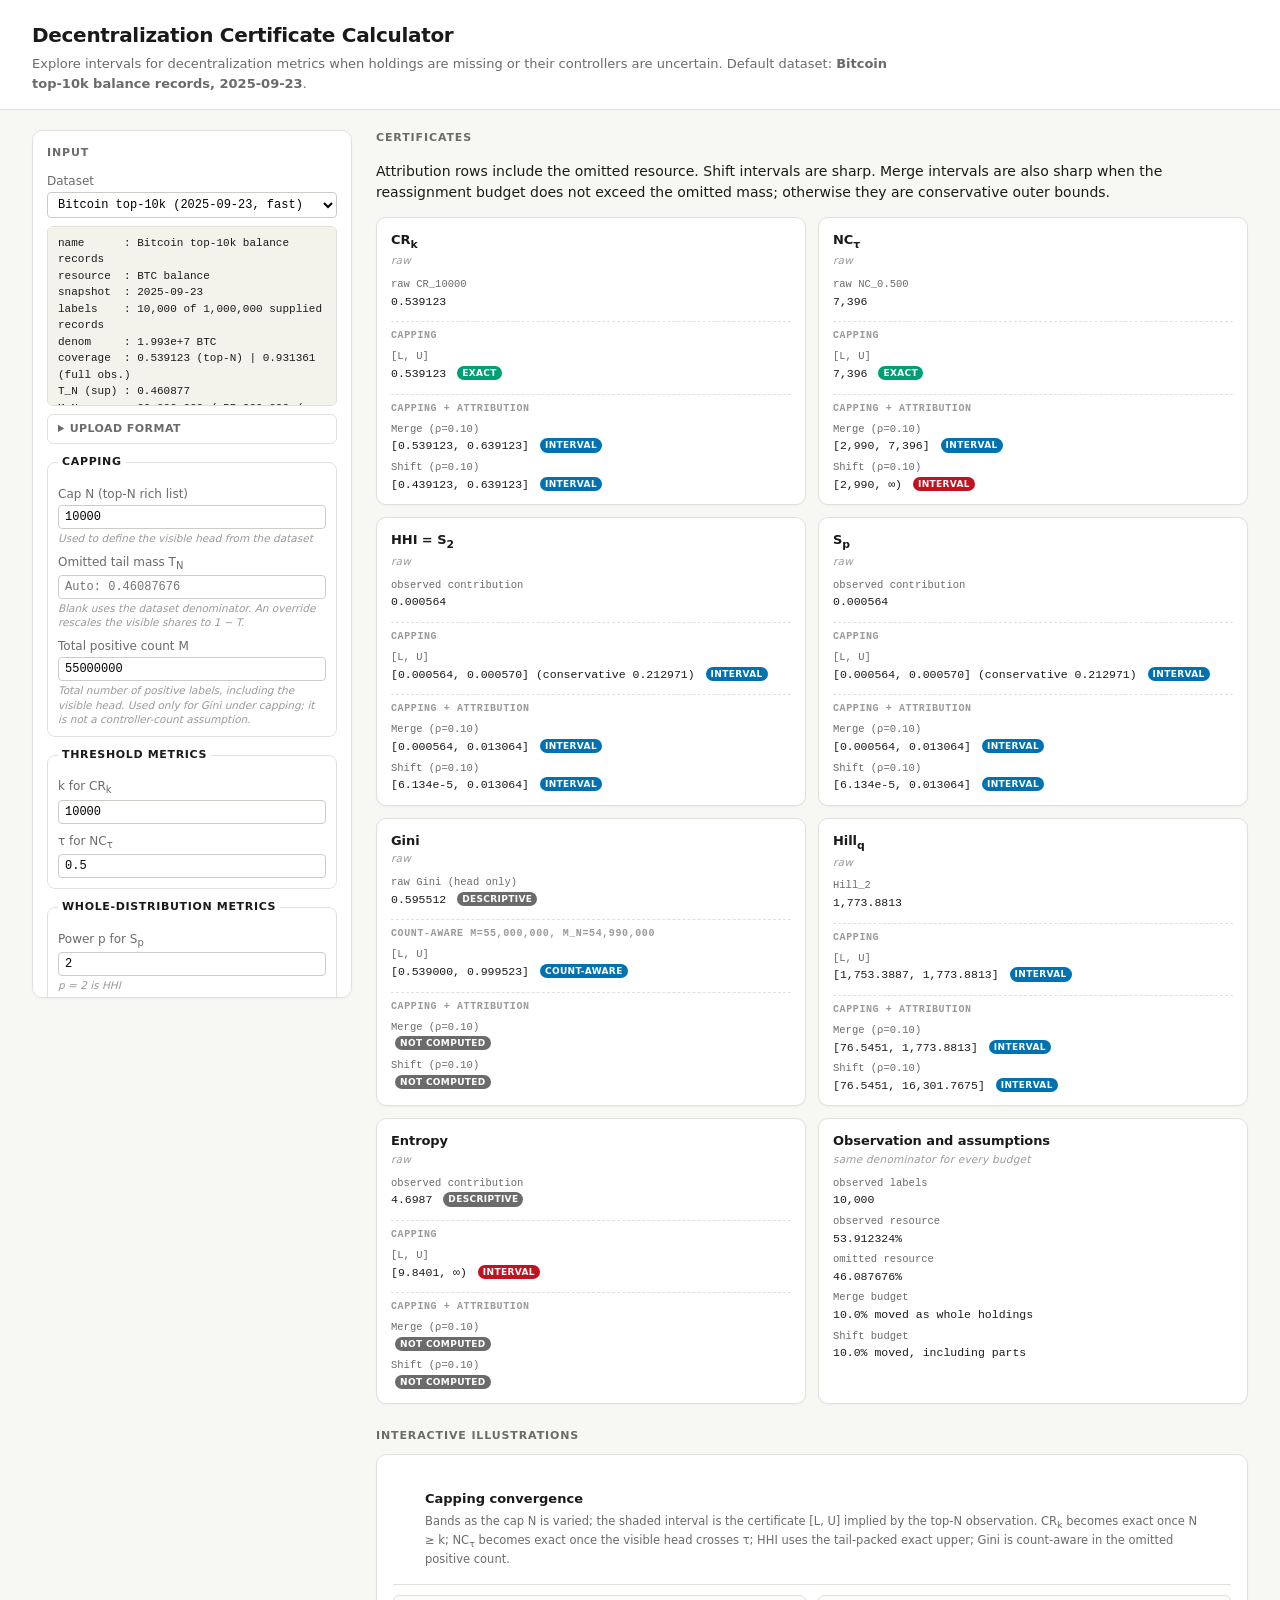
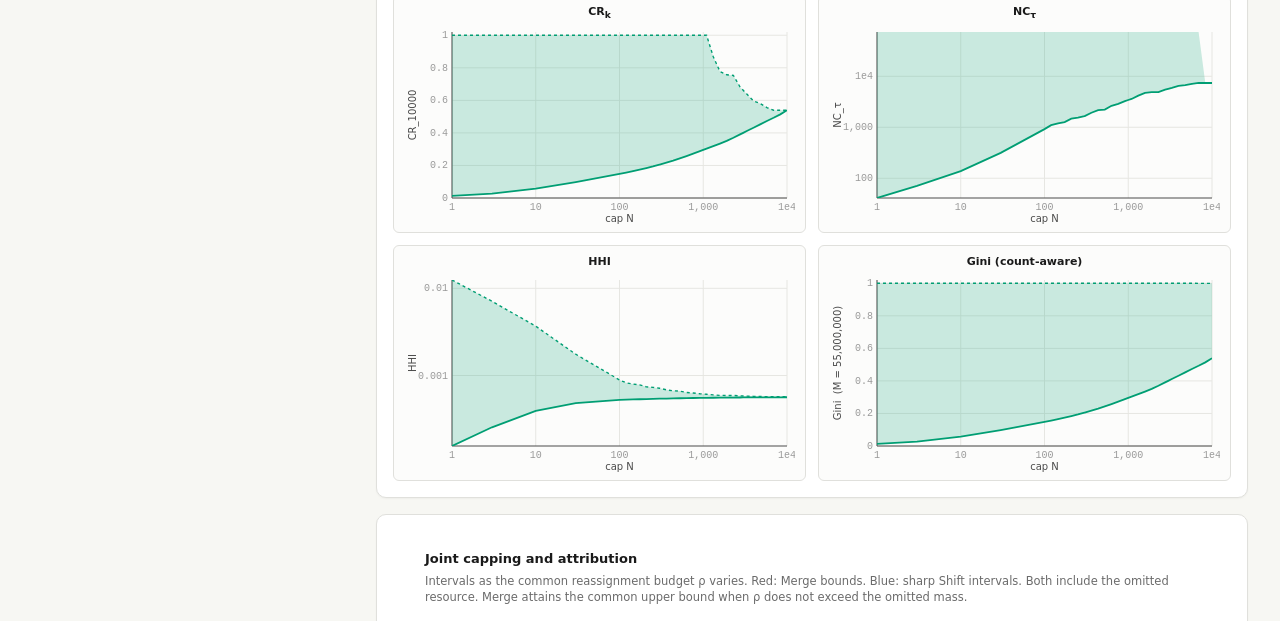
<file: index.html>
<!doctype html>
<html lang="en">
<head>
  <meta charset="utf-8">
  <meta name="viewport" content="width=device-width, initial-scale=1">
  <meta http-equiv="refresh" content="0; url=webapp/">
  <title>Decentralization Certificate Calculator</title>
</head>
<body>
  <p><a href="webapp/">Open the decentralization certificate calculator</a>.</p>
</body>
</html>
</file>
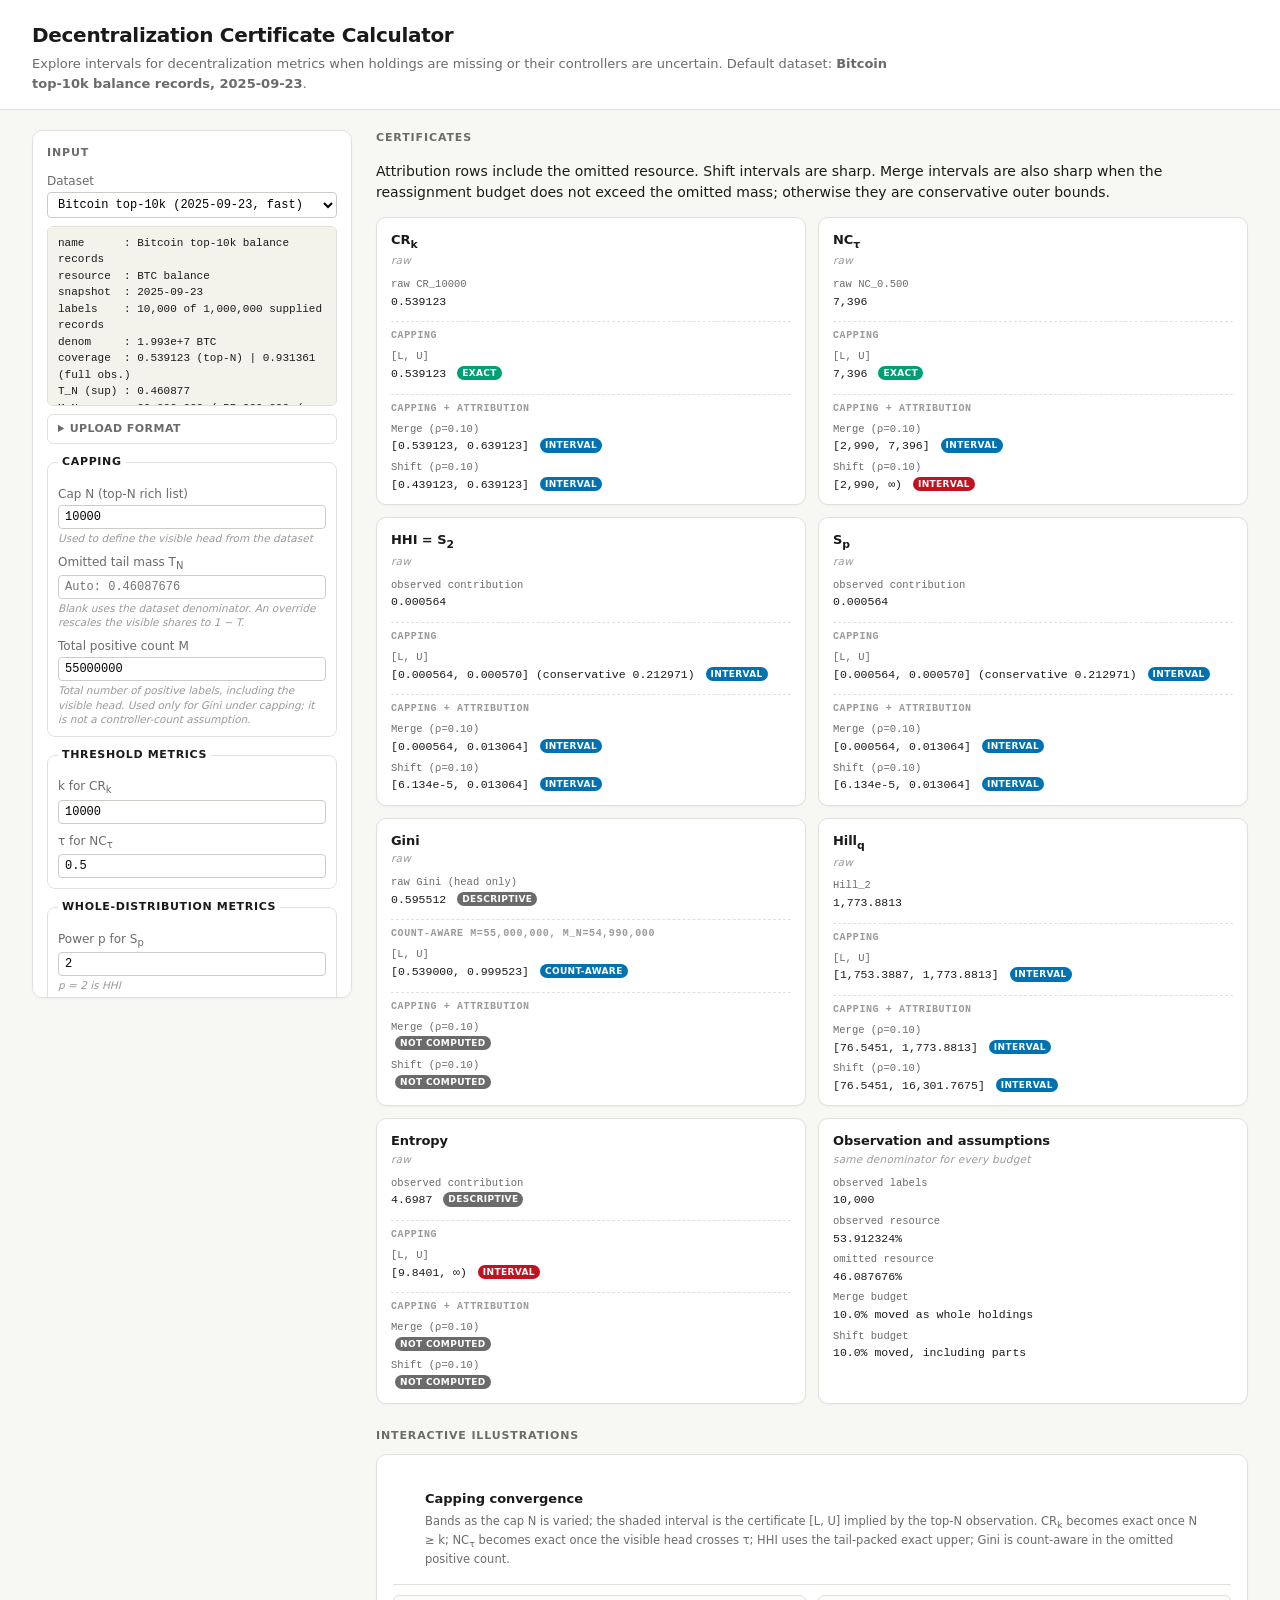
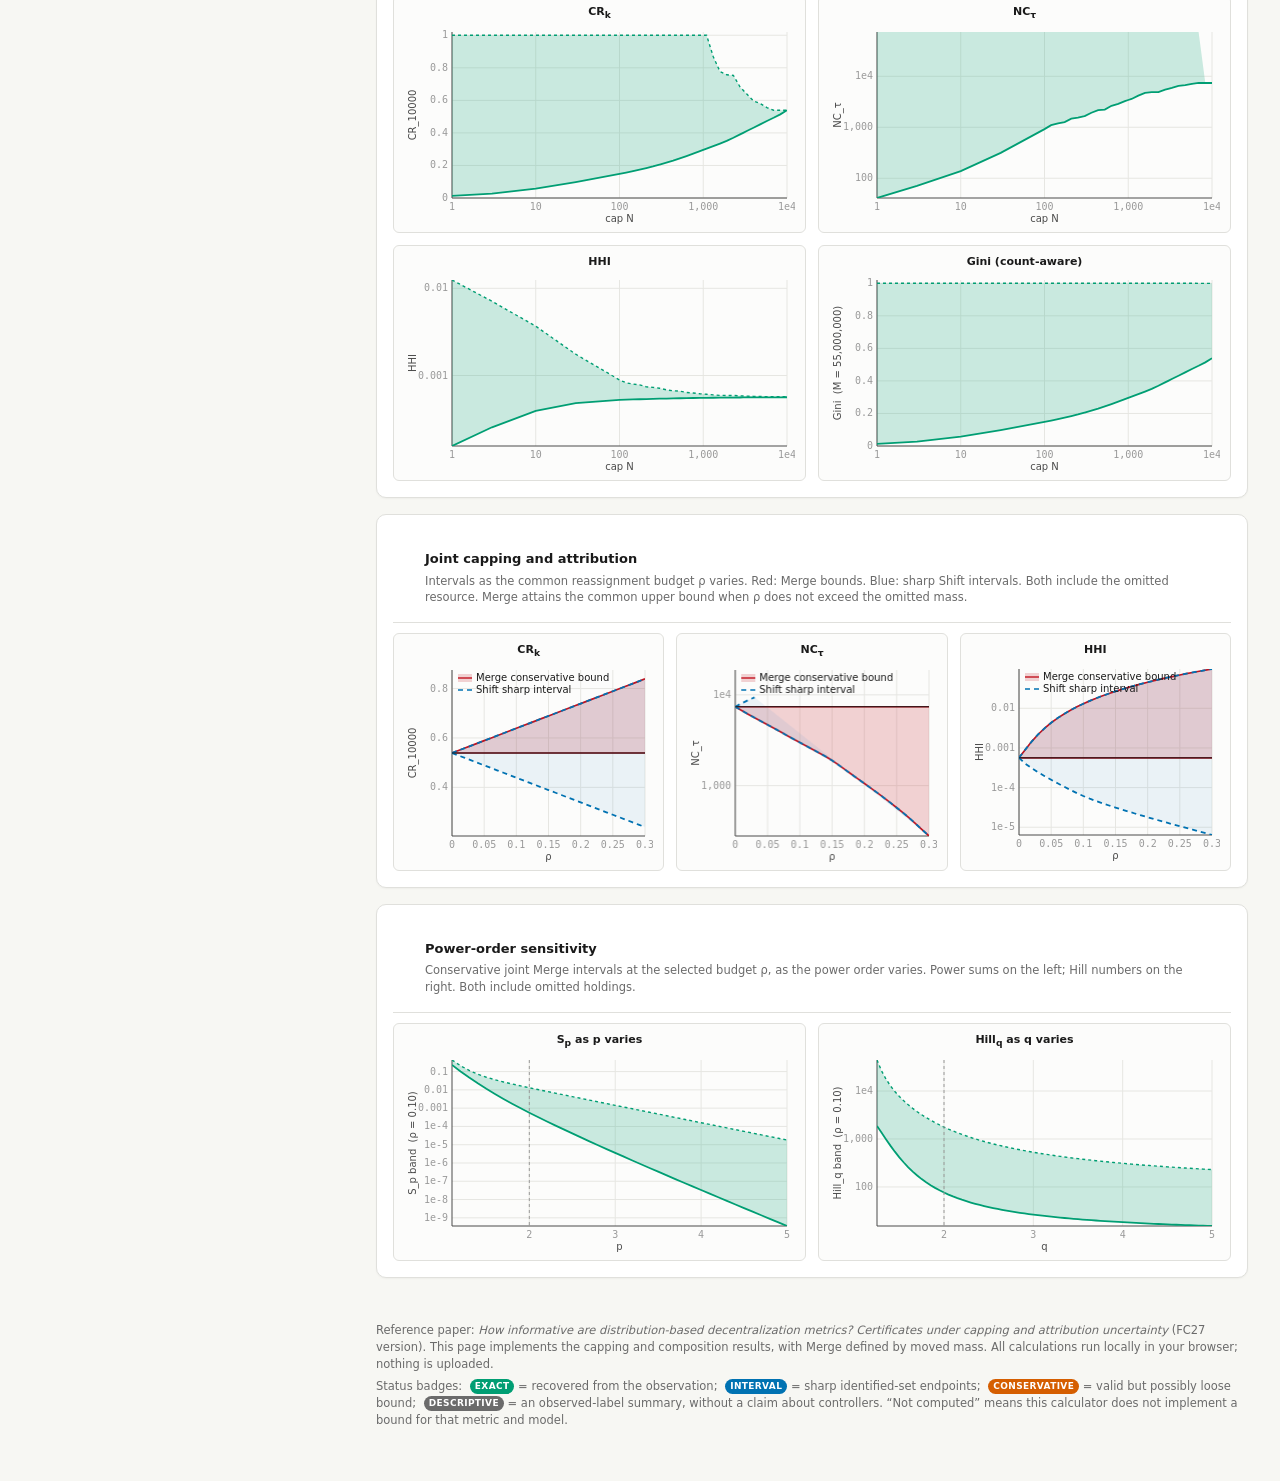
<file: webapp/index.html>
<!doctype html>
<html lang="en">
<head>
  <meta charset="utf-8" />
  <meta name="viewport" content="width=device-width, initial-scale=1" />
  <title>Decentralization Certificate Calculator</title>
  <link rel="stylesheet" href="style.css" />
</head>
<body>
  <header>
    <h1>Decentralization Certificate Calculator</h1>
    <p class="subtitle">
      Explore intervals for decentralization metrics when holdings are missing or their controllers are uncertain.
      Default dataset: <strong>Bitcoin top-10k balance records, 2025-09-23</strong>.
    </p>
  </header>

  <main>
    <section class="controls">
      <h2>Input</h2>

      <div class="control-row">
        <label for="dataset">Dataset</label>
        <select id="dataset">
          <option value="btc10k" selected>Bitcoin top-10k (2025-09-23, fast)</option>
          <option value="btc1m">Bitcoin top-1M (2025-09-23, ~21 MB)</option>
          <option value="eth10k">Ethereum validator-balance demo (slot 13909376)</option>
          <option value="upload">Upload custom (CSV / JSON / TXT)</option>
        </select>
        <input type="file" id="filepicker" accept=".csv,.json,.txt,.tsv" hidden />
      </div>

      <div id="dataset-info" class="info-box"></div>

      <details class="upload-help">
        <summary>Upload format</summary>
        <div class="upload-help-body">
          <p><strong>Accepted</strong>: JSON, CSV, TSV, or plain text (one value per line). All values are interpreted as <em>positive numeric balances</em>; address labels are ignored.</p>

          <p><strong>JSON, flat array</strong>:</p>
          <pre>[248597.58, 140574.83, 140398.42, ...]</pre>

          <p><strong>JSON, object</strong> (either <code>shares_descending</code> or <code>shares</code> is accepted; sorting is done internally):</p>
          <pre>{
  "shares_descending": [248597.58, 140574.83, ...]
}</pre>

          <p><strong>CSV / TSV / TXT</strong>: one balance per line. If a line has multiple comma/tab/space-separated tokens, the <em>last numeric token</em> is used. Headers are accepted (skipped automatically). Examples:</p>
          <pre>balance
248597.58
140574.83
140398.42</pre>
          <pre>address,balance_btc
34xp...,248597.58
bc1q...,140574.83</pre>

          <p><strong>Normalization</strong>: the uploaded vector is sorted descending and normalized by its own sum, so it is treated as the complete distribution of observed labels by default. Labels need not have different controllers. To analyze a capped observation, set <em>omitted mass T<sub>N</sub></em>; the visible balances are then scaled to sum to 1 − T<sub>N</sub>. Clear the field to restore the dataset denominator.</p>

          <p><strong>Size limits</strong>: practical limit is ~5–10 M entries. The calculator runs entirely in your browser; nothing is uploaded to any server.</p>
        </div>
      </details>

      <fieldset>
        <legend>Capping</legend>
        <div class="control-row">
          <label for="N">Cap N (top-N rich list)</label>
          <input type="number" id="N" min="1" step="1" value="10000" />
          <span class="hint">Used to define the visible head from the dataset</span>
        </div>
        <div class="control-row">
          <label for="T_N">Omitted tail mass T<sub>N</sub></label>
          <input type="number" id="T_N" min="0" max="0.999999" step="0.001" value="" placeholder="Auto" />
          <span class="hint">Blank uses the dataset denominator. An override rescales the visible shares to 1 − T.</span>
        </div>
        <div class="control-row">
          <label for="M_total">Total positive count M</label>
          <input type="number" id="M_total" min="0" step="1" value="0" />
          <span class="hint">Total number of positive labels, including the visible head. Used only for Gini under capping; it is not a controller-count assumption.</span>
        </div>
      </fieldset>

      <fieldset>
        <legend>Threshold metrics</legend>
        <div class="control-row">
          <label for="k">k for CR<sub>k</sub></label>
          <input type="number" id="k" min="1" step="1" value="10000" />
        </div>
        <div class="control-row">
          <label for="tau">&tau; for NC<sub>&tau;</sub></label>
          <input type="number" id="tau" min="0" max="1" step="0.01" value="0.5" />
        </div>
      </fieldset>

      <fieldset>
        <legend>Whole-distribution metrics</legend>
        <div class="control-row">
          <label for="p">Power p for S<sub>p</sub></label>
          <input type="number" id="p" min="1" max="6" step="0.25" value="2" />
          <span class="hint">p = 2 is HHI</span>
        </div>
        <div class="control-row">
          <label for="q">Hill order q</label>
          <input type="number" id="q" min="0" max="6" step="0.25" value="2" />
          <span class="hint">q = 2 gives Hill<sub>2</sub> = 1/HHI</span>
        </div>
      </fieldset>

      <fieldset>
        <legend>Attribution budgets</legend>
        <p class="hint">Both budgets limit the fraction of resource moved. Merge combines whole holdings: in each group, the largest holding stays and all others move to it. Shift also permits moving part of a holding and creating additional controllers.</p>
        <div class="control-row">
          <label for="rho">Merge: &rho;</label>
          <input type="range" id="rho" min="0" max="0.5" step="0.005" value="0.1" />
          <span id="rho-val" class="value">0.100</span>
        </div>
        <div class="control-row">
          <label for="alpha">Shift: &rho;</label>
          <input type="range" id="alpha" min="0" max="0.5" step="0.005" value="0.1" />
          <span id="alpha-val" class="value">0.100</span>
        </div>
      </fieldset>

      <div id="status" class="status">ready</div>
    </section>

    <div class="right-column">
      <section class="results">
        <h2>Certificates</h2>
        <p>Attribution rows include the omitted resource. Shift intervals are sharp. Merge intervals are also sharp when the reassignment budget does not exceed the omitted mass; otherwise they are conservative outer bounds.</p>

        <div class="tile-grid">
          <article class="tile" id="tile-CRk">
            <h3>CR<sub>k</sub></h3>
            <div class="metric-raw">raw</div>
            <div class="metric-rows"></div>
          </article>
          <article class="tile" id="tile-NCtau">
            <h3>NC<sub>&tau;</sub></h3>
            <div class="metric-raw">raw</div>
            <div class="metric-rows"></div>
          </article>
          <article class="tile" id="tile-HHI">
            <h3>HHI = S<sub>2</sub></h3>
            <div class="metric-raw">raw</div>
            <div class="metric-rows"></div>
          </article>
          <article class="tile" id="tile-Sp">
            <h3>S<sub>p</sub></h3>
            <div class="metric-raw">raw</div>
            <div class="metric-rows"></div>
          </article>
          <article class="tile" id="tile-Gini">
            <h3>Gini</h3>
            <div class="metric-raw">raw</div>
            <div class="metric-rows"></div>
          </article>
          <article class="tile" id="tile-Hill">
            <h3>Hill<sub>q</sub></h3>
            <div class="metric-raw">raw</div>
            <div class="metric-rows"></div>
          </article>
          <article class="tile" id="tile-Entropy">
            <h3>Entropy</h3>
            <div class="metric-raw">raw</div>
            <div class="metric-rows"></div>
          </article>
          <article class="tile" id="tile-Composed">
            <h3>Observation and assumptions</h3>
            <div class="metric-raw">same denominator for every budget</div>
            <div class="metric-rows"></div>
          </article>
        </div>
      </section>

      <section class="figures">
        <h2>Interactive illustrations</h2>

        <article class="fig-card">
          <header>
            <h3>Capping convergence</h3>
            <p>Bands as the cap N is varied; the shaded interval is the certificate [L, U] implied by the top-N observation. CR<sub>k</sub> becomes exact once N ≥ k; NC<sub>&tau;</sub> becomes exact once the visible head crosses τ; HHI uses the tail-packed exact upper; Gini is count-aware in the omitted positive count.</p>
          </header>
          <div class="fig-grid grid-2x2">
            <div class="panel"><h4>CR<sub>k</sub></h4><canvas id="cap-CR"></canvas></div>
            <div class="panel"><h4>NC<sub>&tau;</sub></h4><canvas id="cap-NC"></canvas></div>
            <div class="panel"><h4>HHI</h4><canvas id="cap-HHI"></canvas></div>
            <div class="panel"><h4>Gini (count-aware)</h4><canvas id="cap-Gini"></canvas></div>
          </div>
        </article>

        <article class="fig-card">
          <header>
            <h3>Joint capping and attribution</h3>
            <p>Intervals as the common reassignment budget ρ varies. Red: Merge bounds. Blue: sharp Shift intervals. Both include the omitted resource. Merge attains the common upper bound when ρ does not exceed the omitted mass.</p>
          </header>
          <div class="fig-grid grid-1x3">
            <div class="panel"><h4>CR<sub>k</sub></h4><canvas id="att-CR"></canvas></div>
            <div class="panel"><h4>NC<sub>&tau;</sub></h4><canvas id="att-NC"></canvas></div>
            <div class="panel"><h4>HHI</h4><canvas id="att-HHI"></canvas></div>
          </div>
        </article>

        <article class="fig-card">
          <header>
            <h3>Power-order sensitivity</h3>
            <p>Conservative joint Merge intervals at the selected budget ρ, as the power order varies. Power sums on the left; Hill numbers on the right. Both include omitted holdings.</p>
          </header>
          <div class="fig-grid grid-1x2">
            <div class="panel"><h4>S<sub>p</sub> as p varies</h4><canvas id="fam-Sp"></canvas></div>
            <div class="panel"><h4>Hill<sub>q</sub> as q varies</h4><canvas id="fam-Hill"></canvas></div>
          </div>
        </article>
      </section>

      <section class="footer-notes">
        <p>
          Reference paper: <em>How informative are distribution-based
          decentralization metrics? Certificates under capping and attribution
          uncertainty</em> (FC27 version). This page implements the capping and composition results, with Merge defined by moved mass. All calculations run locally in your browser; nothing is uploaded.
        </p>
        <p>
          Status badges: <span class="badge exact">exact</span> = recovered from the
          observation; <span class="badge interval">interval</span> = sharp
          identified-set endpoints; <span class="badge safe">conservative</span> = valid
          but possibly loose bound; <span class="badge descriptive">descriptive</span> =
          an observed-label summary, without a claim about controllers. “Not computed” means this calculator does not implement a bound for that metric and model.
        </p>
      </section>
    </div>
  </main>

  <script>
    // Cache-busting query parameter so script changes always land on refresh.
    (function () {
      const v = "v=" + Date.now();
      document.write('<scr' + 'ipt src="metrics.js?' + v + '"></scr' + 'ipt>');
      document.write('<scr' + 'ipt src="app.js?' + v + '"></scr' + 'ipt>');
    })();
  </script>
</body>
</html>
</file>
<file: webapp/style.css>
:root {
  --c-bg: #f7f7f3;
  --c-fg: #1a1a1a;
  --c-muted: #6b6b6b;
  --c-faint: #9a9a9a;
  --c-line: #e0e0dc;
  --c-line-strong: #cdcdc8;
  --c-accent: #c1121f;
  --c-green: #009e73;
  --c-orange: #d55e00;
  --c-red: #c1121f;
  --c-blue: #0072b2;
  --c-tile: #ffffff;
  --c-shadow: rgba(0, 0, 0, 0.04);
  --mono: ui-monospace, "SF Mono", Menlo, Consolas, monospace;
  --sans: system-ui, -apple-system, "Segoe UI", Helvetica, Arial, sans-serif;
}

* { box-sizing: border-box; }
html, body {
  margin: 0;
  background: var(--c-bg);
  color: var(--c-fg);
  font-family: var(--sans);
  font-size: 14px;
  line-height: 1.5;
}

/* ---------- header ---------- */
header {
  padding: 20px 32px 16px;
  background: white;
  border-bottom: 1px solid var(--c-line);
}
header h1 {
  margin: 0 0 4px;
  font-size: 20px;
  font-weight: 600;
  letter-spacing: -0.015em;
}
header .subtitle {
  margin: 0;
  color: var(--c-muted);
  font-size: 13px;
  max-width: 880px;
}

/* ---------- main two-column layout ---------- */
main {
  display: grid;
  grid-template-columns: minmax(280px, 320px) 1fr;
  gap: 24px;
  padding: 20px 32px 48px;
  align-items: start;
  max-width: 1600px;
  margin: 0 auto;
}

/* ---------- controls ---------- */
.controls {
  position: sticky;
  top: 16px;
  background: var(--c-tile);
  border: 1px solid var(--c-line);
  border-radius: 10px;
  padding: 14px 14px 16px;
  box-shadow: 0 1px 2px var(--c-shadow);
  overflow: hidden;
  max-height: calc(100vh - 32px);
  overflow-y: auto;
}
.controls h2 {
  margin: 0 0 10px;
  font-size: 11px;
  font-weight: 700;
  text-transform: uppercase;
  letter-spacing: 0.08em;
  color: var(--c-muted);
}

.controls fieldset {
  border: 1px solid var(--c-line);
  border-radius: 8px;
  padding: 6px 10px 10px;
  margin: 10px 0 0;
}
.controls fieldset legend {
  font-size: 11px;
  font-weight: 700;
  color: var(--c-fg);
  padding: 0 4px;
  text-transform: uppercase;
  letter-spacing: 0.06em;
}

/* Each row is a CSS grid: label | input | optional value */
.control-row {
  display: grid;
  grid-template-columns: 1fr auto;
  align-items: center;
  column-gap: 8px;
  row-gap: 2px;
  margin: 8px 0 0;
  font-size: 12px;
}
.control-row label {
  color: var(--c-muted);
  grid-column: 1;
  white-space: nowrap;
  overflow: hidden;
  text-overflow: ellipsis;
}
.control-row input[type="number"],
.control-row select {
  grid-column: 1 / -1;
  font-family: var(--mono);
  font-size: 12px;
  padding: 4px 6px;
  border: 1px solid var(--c-line-strong);
  border-radius: 4px;
  background: white;
  width: 100%;
  min-width: 0;
}
.control-row input[type="range"] {
  grid-column: 1 / 2;
  width: 100%;
  min-width: 0;
}
.control-row .value {
  grid-column: 2 / 3;
  font-family: var(--mono);
  font-size: 12px;
  min-width: 44px;
  text-align: right;
  color: var(--c-fg);
}
.control-row .hint {
  grid-column: 1 / -1;
  color: var(--c-faint);
  font-size: 10.5px;
  line-height: 1.35;
  font-style: italic;
}

#dataset-info {
  margin: 8px 0 0;
  padding: 8px 10px;
  background: #f3f3ec;
  border: 1px solid var(--c-line);
  border-radius: 6px;
  font-size: 11px;
  font-family: var(--mono);
  color: var(--c-fg);
  white-space: pre-wrap;
  max-height: 180px;
  overflow: auto;
  word-break: break-word;
}

.upload-help {
  margin-top: 8px;
  font-size: 11.5px;
  border: 1px solid var(--c-line);
  border-radius: 6px;
  background: white;
}
.upload-help summary {
  cursor: pointer;
  padding: 6px 10px;
  font-weight: 600;
  font-size: 11px;
  color: var(--c-muted);
  letter-spacing: 0.04em;
  text-transform: uppercase;
  user-select: none;
}
.upload-help summary:hover { color: var(--c-fg); }
.upload-help[open] summary { border-bottom: 1px solid var(--c-line); }
.upload-help-body {
  padding: 8px 12px 10px;
  color: var(--c-fg);
  line-height: 1.5;
}
.upload-help-body p { margin: 6px 0; }
.upload-help-body code {
  font-family: var(--mono);
  background: #f3f3ec;
  padding: 0 3px;
  border-radius: 3px;
}
.upload-help-body pre {
  margin: 4px 0 8px;
  padding: 6px 8px;
  background: #f7f7f0;
  border: 1px solid var(--c-line);
  border-radius: 4px;
  font-family: var(--mono);
  font-size: 11px;
  overflow-x: auto;
  white-space: pre;
  line-height: 1.4;
}

#status {
  margin-top: 12px;
  padding: 6px 10px;
  font-family: var(--mono);
  font-size: 11px;
  text-align: center;
  border-radius: 6px;
  background: #f3f3ec;
  color: var(--c-muted);
  border: 1px solid var(--c-line);
  transition: background-color 0.2s, color 0.2s, border-color 0.2s;
}
#status.computing {
  background: #fff6e0;
  color: var(--c-orange);
  border-color: #ecd6a8;
}
#status.done {
  background: #e6f6ee;
  color: var(--c-green);
  border-color: #bfe3ce;
}
#status.error {
  background: #fde7e7;
  color: var(--c-red);
  border-color: #f0baba;
}

/* ---------- right column: results + plots ---------- */
.right-column {
  min-width: 0;
  display: flex;
  flex-direction: column;
  gap: 24px;
}

.results h2,
.plots h2 {
  margin: 0 0 10px;
  font-size: 11px;
  font-weight: 700;
  text-transform: uppercase;
  letter-spacing: 0.08em;
  color: var(--c-muted);
}

/* ---------- tiles ---------- */
.tile-grid {
  display: grid;
  grid-template-columns: repeat(auto-fill, minmax(340px, 1fr));
  gap: 12px;
}

.tile {
  background: var(--c-tile);
  border: 1px solid var(--c-line);
  border-radius: 10px;
  padding: 12px 14px;
  box-shadow: 0 1px 2px var(--c-shadow);
  min-width: 0;
  overflow: hidden;
}
.tile h3 {
  margin: 0 0 1px;
  font-size: 13px;
  font-weight: 600;
  letter-spacing: -0.005em;
}
.tile .metric-raw {
  font-size: 10.5px;
  color: var(--c-faint);
  text-transform: lowercase;
  font-style: italic;
  margin-bottom: 8px;
  letter-spacing: 0.02em;
}
/* Vertical label-then-value stacking so long numeric values never squeeze
   the label column to zero width. */
.tile .metric-rows {
  font-family: var(--mono);
  font-size: 11.5px;
  display: flex;
  flex-direction: column;
  gap: 6px;
}
.tile .metric-rows .label {
  color: var(--c-muted);
  font-size: 10.5px;
  white-space: nowrap;
  overflow: hidden;
  text-overflow: ellipsis;
}
.tile .metric-rows .value {
  font-feature-settings: "tnum";
  color: var(--c-fg);
  word-break: break-word;
  line-height: 1.35;
}
.tile .metric-rows .row {
  display: flex;
  flex-direction: column;
  gap: 1px;
}
.tile .metric-rows .divider {
  margin-top: 6px;
  padding-top: 6px;
  border-top: 1px dashed var(--c-line);
  font-size: 10px;
  font-weight: 700;
  text-transform: uppercase;
  letter-spacing: 0.06em;
  color: var(--c-faint);
}

/* ---------- badges ---------- */
.badge {
  display: inline-block;
  padding: 1px 5px;
  margin-left: 4px;
  border-radius: 999px;
  font-family: var(--sans);
  font-size: 9px;
  font-weight: 700;
  letter-spacing: 0.04em;
  text-transform: uppercase;
  color: white;
  vertical-align: 1px;
}
.badge.exact { background: var(--c-green); }
.badge.interval { background: var(--c-blue); }
.badge.safe { background: var(--c-orange); }
.badge.descriptive { background: var(--c-muted); }
.badge.unbounded { background: var(--c-red); }
.badge.merge { background: var(--c-red); }
.badge.shift { background: var(--c-blue); }

/* ---------- figures (paper-style multi-panel cards) ---------- */
.figures h2 {
  margin: 0 0 10px;
  font-size: 11px;
  font-weight: 700;
  text-transform: uppercase;
  letter-spacing: 0.08em;
  color: var(--c-muted);
}

.fig-card {
  background: var(--c-tile);
  border: 1px solid var(--c-line);
  border-radius: 10px;
  padding: 14px 16px 16px;
  box-shadow: 0 1px 2px var(--c-shadow);
  margin-bottom: 16px;
  min-width: 0;
}
.fig-card > header { margin-bottom: 10px; }
.fig-card > header h3 {
  margin: 0 0 4px;
  font-size: 13px;
  font-weight: 600;
}
.fig-card > header p {
  margin: 0;
  font-size: 11.5px;
  color: var(--c-muted);
  line-height: 1.45;
}

.fig-grid {
  display: grid;
  gap: 12px;
  min-width: 0;
}
.fig-grid.grid-2x2 { grid-template-columns: repeat(2, minmax(0, 1fr)); }
.fig-grid.grid-1x3 { grid-template-columns: repeat(3, minmax(0, 1fr)); }
.fig-grid.grid-1x2 { grid-template-columns: repeat(2, minmax(0, 1fr)); }

@media (max-width: 1100px) {
  .fig-grid.grid-1x3 { grid-template-columns: repeat(2, minmax(0, 1fr)); }
}
@media (max-width: 700px) {
  .fig-grid.grid-2x2,
  .fig-grid.grid-1x3,
  .fig-grid.grid-1x2 { grid-template-columns: 1fr; }
}

.panel {
  background: #fcfcfb;
  border: 1px solid var(--c-line);
  border-radius: 6px;
  padding: 8px 10px 6px;
  min-width: 0;
}
.panel h4 {
  margin: 0 0 4px;
  font-size: 11px;
  font-weight: 600;
  color: var(--c-fg);
  text-align: center;
}
.panel canvas {
  display: block;
  width: 100%;
  height: 200px;
}

/* ---------- footer ---------- */
.footer-notes {
  font-size: 11.5px;
  color: var(--c-muted);
  max-width: 880px;
}
.footer-notes p { margin: 4px 0; }

/* ---------- responsive ---------- */
@media (max-width: 900px) {
  main { grid-template-columns: 1fr; }
  .controls { position: static; max-height: none; }
}
</file>
